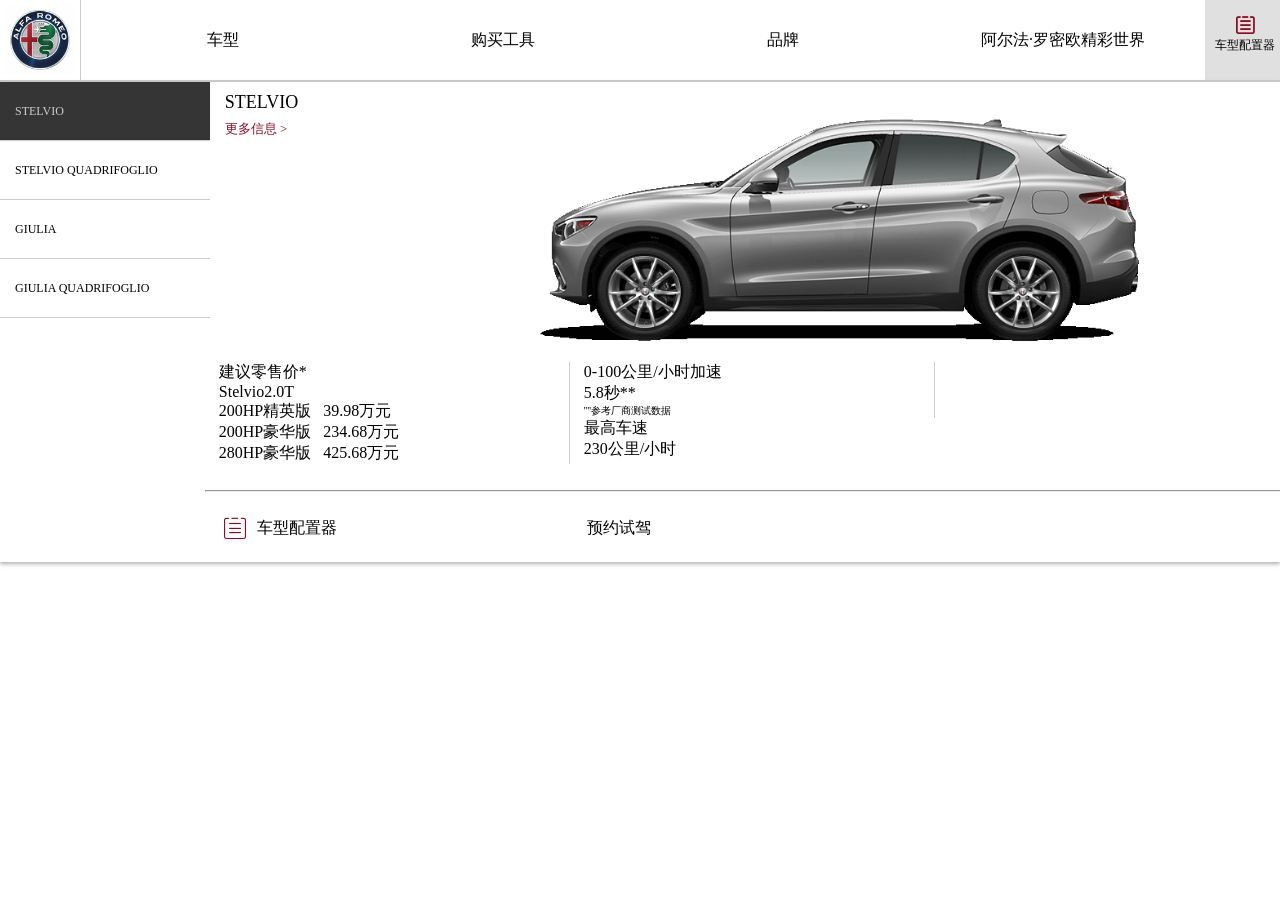
<file: 阿尔法页面/Aleanav.html>
<!DOCTYPE html>
<html lang="en">

<head>
    <meta charset="UTF-8">
    <meta name="viewport" content="width=device-width, initial-scale=1.0">
    <meta http-equiv="X-UA-Compatible" content="ie=edge">
    <link rel="stylesheet" href="./icon-font/iconfont.css">
    <link rel="stylesheet" href="./css/public.css">
    <link rel="stylesheet" href="./css/Aleanav.css">
    <title>Document</title>
</head>

<body>
    <div id="nav">
        <div class="m clearfix">
            <div class="logo nav_a">
                <a href="">
                    <img src="./imgs/logo.png" alt="" width="70">
                </a>
            </div>
            <div class="menu">
                <div class="rowlist">
                    <ul class="clearfix">
                        <li class="row">
                            <a href="">车型</a>
                        </li>
                        <li class="row">
                            <a href="">购买工具</a>
                        </li>
                        <li class="row">
                            <a href="">品牌</a>
                        </li>
                        <li class="row">
                            <a href="">阿尔法·罗密欧精彩世界</a>
                        </li>
                    </ul>
                </div>
            </div>
            <div class="serve nav_a">
                <a href="">
                    <i class="iconfont icon-wodedingdan"></i>
                    <span>车型配置器</span>
                </a>
                <a href="">
                    <i class="iconfont icon-shouhuodizhi"></i>
                    <span>经销商查询与招募</span>
                </a>
            </div>
        </div>
        <div class="row_content" style="display: block;">
            <div class="row_box clearfix" style="display: block;">
                <div class="collist">
                    <ul>
                        <li class="col">
                            <a href="" class="active">STELVIO</a>
                        </li>
                        <li class="col">
                            <a href="">STELVIO QUADRIFOGLIO</a>
                        </li>
                        <li class="col">
                            <a href="">GIULIA</a>
                        </li>
                        <li class="col">
                            <a href="">GIULIA QUADRIFOGLIO</a>
                        </li>
                    </ul>
                </div>
                <div class="col_content">
                    <div class="nav_content" style="display: block;">
                        <div class="car_img">
                            <h3>STELVIO</h3>
                            <p>更多信息&nbsp;></p>
                            <img src="./imgs/1.png" alt="" height="280">
                        </div>
                        <div class="inform">
                            <ul class="clearfix">
                                <li>
                                    <p>建议零售价*</p>
                                    <p>Stelvio2.0T</p>
                                    <p>200HP精英版&nbsp;&nbsp;&nbsp;39.98万元</p>
                                    <p>200HP豪华版&nbsp;&nbsp;&nbsp;234.68万元</p>
                                    <p>280HP豪华版&nbsp;&nbsp;&nbsp;425.68万元</p>
                                </li>
                                <li>
                                    <p>0-100公里/小时加速</p>
                                    <p>5.8秒**</p>
                                    <p class="little">''''参考厂商测试数据</p>
                                </li>
                                <li class="no_boder">
                                    <p>最高车速</p>
                                    <p>230公里/小时</p>
                                </li>
                            </ul>
                        </div>
                        <hr>
                        <div class="nav_botm">
                            <span><i class="iconfont icon-wodedingdan"></i><a href="">车型配置器</a></span>
                            <span><i></i><a href="">预约试驾</a></span>
                        </div>
                    </div>
                    <div class="nav_content">
                        <div class="car_img">
                            <h3>STELVIO</h3>
                            <p>更多信息&nbsp;></p>
                            <img src="./imgs/2.png" alt="" height="280">
                        </div>
                        <div class="inform">
                            <ul class="clearfix">
                                <li>
                                    <p>建议零售价*</p>
                                    <p>Stelvio2.0T</p>
                                    <p>200HP精英版&nbsp;&nbsp;&nbsp;39.98万元</p>
                                    <p>200HP豪华版&nbsp;&nbsp;&nbsp;42.68万元</p>
                                    <p>280HP豪华版&nbsp;&nbsp;&nbsp;45.68万元</p>
                                </li>
                                <li>
                                    <p>0-100公里/小时加速</p>
                                    <p>5.8秒**</p>
                                    <p class="little">''''参考厂商测试数据</p>
                                </li>
                                <li class="no_boder">
                                    <p>最高车速</p>
                                    <p>230公里/小时</p>
                                </li>
                            </ul>
                        </div>
                        <hr>
                        <div class="nav_botm">
                            <span><i class="iconfont icon-wodedingdan"></i><a href="">车型配置器</a></span>
                            <span><i></i><a href="">预约试驾</a></span>
                        </div>
                    </div>
                    <div class="nav_content">
                        <div class="car_img">
                            <h3>STELVIO</h3>
                            <p>更多信息&nbsp;></p>
                            <img src="./imgs/3.jpg" alt="" height="280">
                        </div>
                        <div class="inform">
                            <ul class="clearfix">
                                <li>
                                    <p>建议零售价*</p>
                                    <p>Stelvio2.0T</p>
                                    <p>200HP精英版&nbsp;&nbsp;&nbsp;24.98万元</p>
                                    <p>200HP豪华版&nbsp;&nbsp;&nbsp;42.68万元</p>
                                    <p>280HP豪华版&nbsp;&nbsp;&nbsp;44.68万元</p>
                                </li>
                                <li>
                                    <p>0-100公里/小时加速</p>
                                    <p>5.8秒**</p>
                                    <p class="little">''''参考厂商测试数据</p>
                                </li>
                                <li class="no_boder">
                                    <p>最高车速</p>
                                    <p>230公里/小时</p>
                                </li>
                            </ul>
                        </div>
                        <hr>
                        <div class="nav_botm">
                            <span><i class="iconfont icon-wodedingdan"></i><a href="">车型配置器</a></span>
                            <span><i></i><a href="">预约试驾</a></span>
                        </div>
                    </div>
                    <div class="nav_content">
                        <div class="car_img">
                            <h3>STELVIO</h3>
                            <p>更多信息&nbsp;></p>
                            <img src="./imgs/4.png" alt="" height="280">
                        </div>
                        <div class="inform">
                            <ul class="clearfix">
                                <li>
                                    <p>建议零售价*</p>
                                    <p>Stelvio2.0T</p>
                                    <p>200HP精英版&nbsp;&nbsp;&nbsp;39.98万元</p>
                                    <p>200HP豪华版&nbsp;&nbsp;&nbsp;42.68万元</p>
                                    <p>280HP豪华版&nbsp;&nbsp;&nbsp;45.68万元</p>
                                </li>
                                <li>
                                    <p>0-100公里/小时加速</p>
                                    <p>5.8秒**</p>
                                    <p class="little">''''参考厂商测试数据</p>
                                </li>
                                <li class="no_boder">
                                    <p>最高车速</p>
                                    <p>230公里/小时</p>
                                </li>
                            </ul>
                        </div>
                        <hr>
                        <div class="nav_botm">
                            <span><i class="iconfont icon-wodedingdan"></i><a href="">车型配置器</a></span>
                            <span><i></i><a href="">预约试驾</a></span>
                        </div>
                    </div>
                </div>
            </div>
            <div class="row_box clearfix shop">
                <ul>
                    <li class="col">                       
                        <a href=""><i class="iconfont icon-wodedingdan"></i>&nbsp;&nbsp;&nbsp;车型配置器</a>
                    </li>
                    <li class="col">
                        <a href=""><i class="iconfont icon-wodedingdan"></i>&nbsp;&nbsp;&nbsp;预约试驾</a>
                    </li>
                    <li class="col">
                        <a href=""><i class="iconfont icon-wodedingdan"></i>&nbsp;&nbsp;&nbsp;经销商查询与招募</a>
                    </li>
                    <li class="col no_boder">
                        <a href=""><i class="iconfont icon-wodedingdan"></i>&nbsp;&nbsp;&nbsp;售后保修</a>
                    </li>
                    <li class="col no_boder">
                        <a href=""><i class="iconfont icon-wodedingdan"></i>&nbsp;&nbsp;&nbsp;网上商城</a>
                    </li>
                    <li class="col no_boder">
                        <a href=""><i class="iconfont icon-wodedingdan"></i>&nbsp;&nbsp;&nbsp;金融方案</a>
                    </li>
                </ul>
            </div>
            <div class="row_box clearfix">
                <div class="collist">
                    <ul>
                        <li class="col">
                            <a href="">4565</a>
                        </li>
                        <li class="col">
                            <a href="">6757</a>
                        </li>
                    </ul>
                </div>
                <div class="col_content">
                    <div class="nav_content">大幅度</div>
                    <div class="nav_content">额我若翁</div>
                </div>
            </div>
            <div class="row_box clearfix">
                <div class="collist">
                    <ul>
                        <li class="col">
                            <a href="">89789</a>
                        </li>
                        <li class="col">
                            <a href="">278978</a>
                        </li>
                    </ul>
                </div>
                <div class="col_content">
                    <div class="nav_content">接口</div>
                    <div class="nav_content">w 还让他r</div>
                </div>
            </div>
        </div>
    </div>
</body>
<script src="./js/jquery-1.12.4.js"></script>
<script src="./js/Aleanav.js"></script>

</html>
</file>
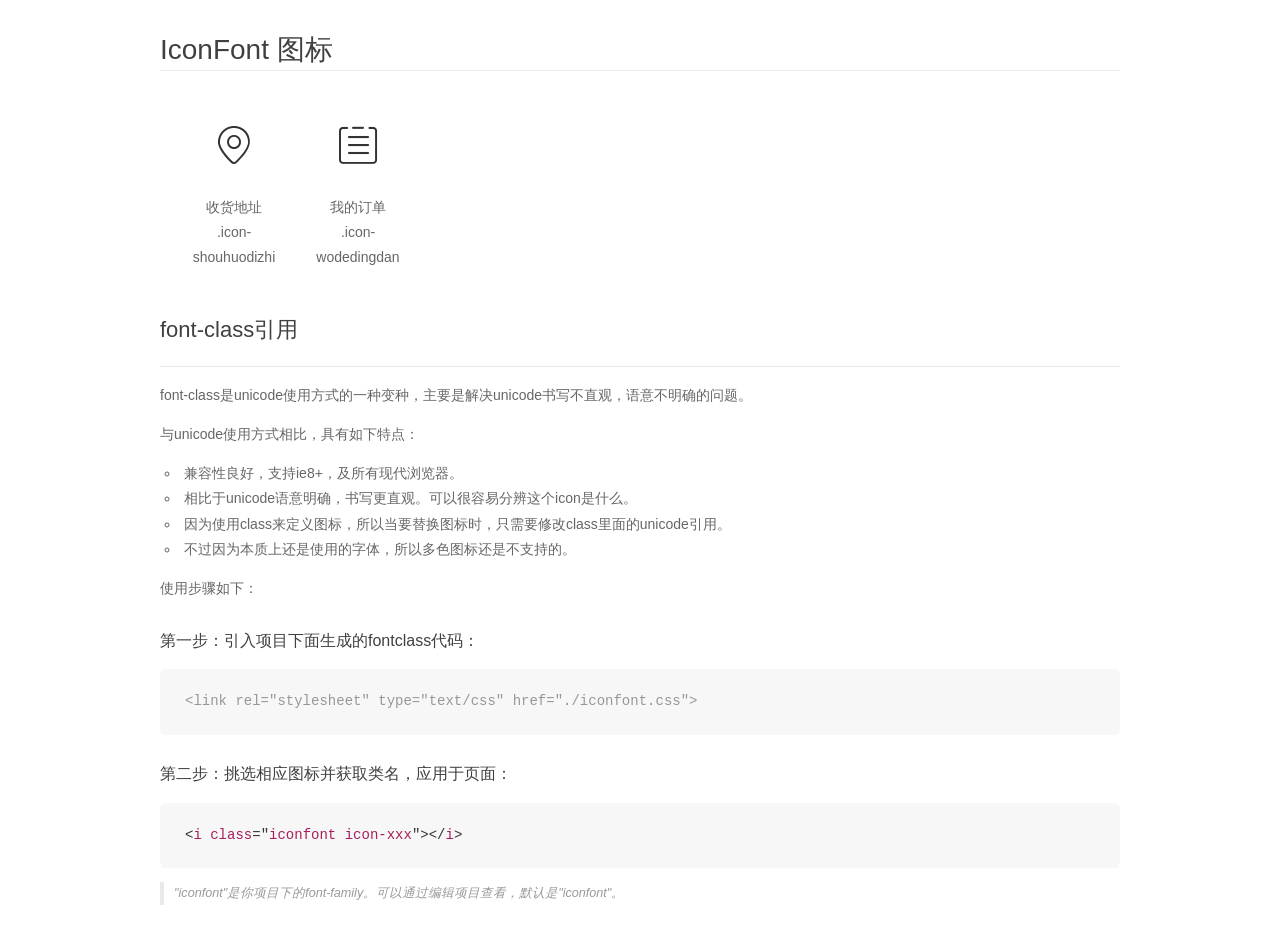
<file: 阿尔法页面/icon-font/demo_fontclass.html>
<!DOCTYPE html>
<html>
<head>
    <meta charset="utf-8"/>
    <title>IconFont</title>
    <link rel="stylesheet" href="demo.css">
    <link rel="stylesheet" href="iconfont.css">
</head>
<body>
    <div class="main markdown">
        <h1>IconFont 图标</h1>
        <ul class="icon_lists clear">
            
                <li>
                <i class="icon iconfont icon-shouhuodizhi"></i>
                    <div class="name">收货地址</div>
                    <div class="fontclass">.icon-shouhuodizhi</div>
                </li>
            
                <li>
                <i class="icon iconfont icon-wodedingdan"></i>
                    <div class="name">我的订单</div>
                    <div class="fontclass">.icon-wodedingdan</div>
                </li>
            
        </ul>

        <h2 id="font-class-">font-class引用</h2>
        <hr>

        <p>font-class是unicode使用方式的一种变种，主要是解决unicode书写不直观，语意不明确的问题。</p>
        <p>与unicode使用方式相比，具有如下特点：</p>
        <ul>
        <li>兼容性良好，支持ie8+，及所有现代浏览器。</li>
        <li>相比于unicode语意明确，书写更直观。可以很容易分辨这个icon是什么。</li>
        <li>因为使用class来定义图标，所以当要替换图标时，只需要修改class里面的unicode引用。</li>
        <li>不过因为本质上还是使用的字体，所以多色图标还是不支持的。</li>
        </ul>
        <p>使用步骤如下：</p>
        <h3 id="-fontclass-">第一步：引入项目下面生成的fontclass代码：</h3>


        <pre><code class="lang-js hljs javascript"><span class="hljs-comment">&lt;link rel="stylesheet" type="text/css" href="./iconfont.css"&gt;</span></code></pre>
        <h3 id="-">第二步：挑选相应图标并获取类名，应用于页面：</h3>
        <pre><code class="lang-css hljs">&lt;<span class="hljs-selector-tag">i</span> <span class="hljs-selector-tag">class</span>="<span class="hljs-selector-tag">iconfont</span> <span class="hljs-selector-tag">icon-xxx</span>"&gt;&lt;/<span class="hljs-selector-tag">i</span>&gt;</code></pre>
        <blockquote>
        <p>"iconfont"是你项目下的font-family。可以通过编辑项目查看，默认是"iconfont"。</p>
        </blockquote>
    </div>
</body>
</html>
</file>
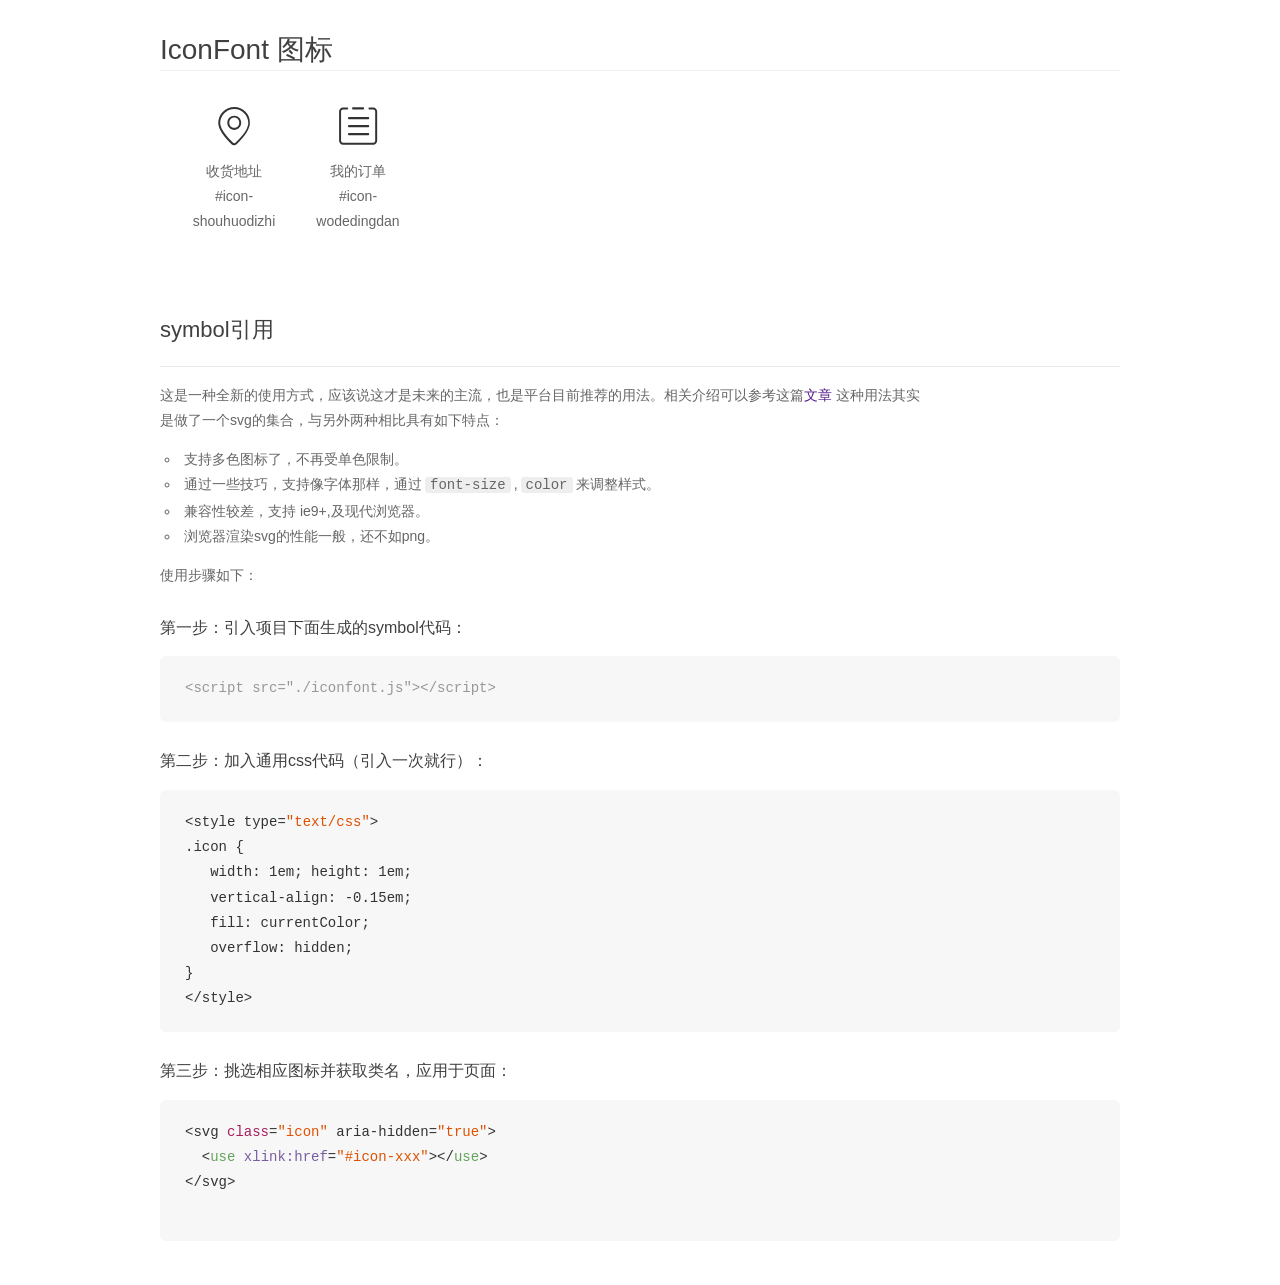
<file: 阿尔法页面/icon-font/demo_symbol.html>
<!DOCTYPE html>
<html>
<head>
    <meta charset="utf-8"/>
    <title>IconFont</title>
    <link rel="stylesheet" href="demo.css">
    <script src="iconfont.js"></script>

    <style type="text/css">
        .icon {
          /* 通过设置 font-size 来改变图标大小 */
          width: 1em; height: 1em;
          /* 图标和文字相邻时，垂直对齐 */
          vertical-align: -0.15em;
          /* 通过设置 color 来改变 SVG 的颜色/fill */
          fill: currentColor;
          /* path 和 stroke 溢出 viewBox 部分在 IE 下会显示
             normalize.css 中也包含这行 */
          overflow: hidden;
        }

    </style>
</head>
<body>
    <div class="main markdown">
        <h1>IconFont 图标</h1>
        <ul class="icon_lists clear">
            
                <li>
                    <svg class="icon" aria-hidden="true">
                        <use xlink:href="#icon-shouhuodizhi"></use>
                    </svg>
                    <div class="name">收货地址</div>
                    <div class="fontclass">#icon-shouhuodizhi</div>
                </li>
            
                <li>
                    <svg class="icon" aria-hidden="true">
                        <use xlink:href="#icon-wodedingdan"></use>
                    </svg>
                    <div class="name">我的订单</div>
                    <div class="fontclass">#icon-wodedingdan</div>
                </li>
            
        </ul>


        <h2 id="symbol-">symbol引用</h2>
        <hr>

        <p>这是一种全新的使用方式，应该说这才是未来的主流，也是平台目前推荐的用法。相关介绍可以参考这篇<a href="">文章</a>
        这种用法其实是做了一个svg的集合，与另外两种相比具有如下特点：</p>
        <ul>
          <li>支持多色图标了，不再受单色限制。</li>
          <li>通过一些技巧，支持像字体那样，通过<code>font-size</code>,<code>color</code>来调整样式。</li>
          <li>兼容性较差，支持 ie9+,及现代浏览器。</li>
          <li>浏览器渲染svg的性能一般，还不如png。</li>
        </ul>
        <p>使用步骤如下：</p>
        <h3 id="-symbol-">第一步：引入项目下面生成的symbol代码：</h3>
        <pre><code class="lang-js hljs javascript"><span class="hljs-comment">&lt;script src="./iconfont.js"&gt;&lt;/script&gt;</span></code></pre>
        <h3 id="-css-">第二步：加入通用css代码（引入一次就行）：</h3>
        <pre><code class="lang-js hljs javascript">&lt;style type=<span class="hljs-string">"text/css"</span>&gt;
.icon {
   width: <span class="hljs-number">1</span>em; height: <span class="hljs-number">1</span>em;
   vertical-align: <span class="hljs-number">-0.15</span>em;
   fill: currentColor;
   overflow: hidden;
}
&lt;<span class="hljs-regexp">/style&gt;</span></code></pre>
        <h3 id="-">第三步：挑选相应图标并获取类名，应用于页面：</h3>
        <pre><code class="lang-js hljs javascript">&lt;svg <span class="hljs-class"><span class="hljs-keyword">class</span></span>=<span class="hljs-string">"icon"</span> aria-hidden=<span class="hljs-string">"true"</span>&gt;<span class="xml"><span class="hljs-tag">
  &lt;<span class="hljs-name">use</span> <span class="hljs-attr">xlink:href</span>=<span class="hljs-string">"#icon-xxx"</span>&gt;</span><span class="hljs-tag">&lt;/<span class="hljs-name">use</span>&gt;</span>
</span>&lt;<span class="hljs-regexp">/svg&gt;
        </span></code></pre>
    </div>
</body>
</html>
</file>
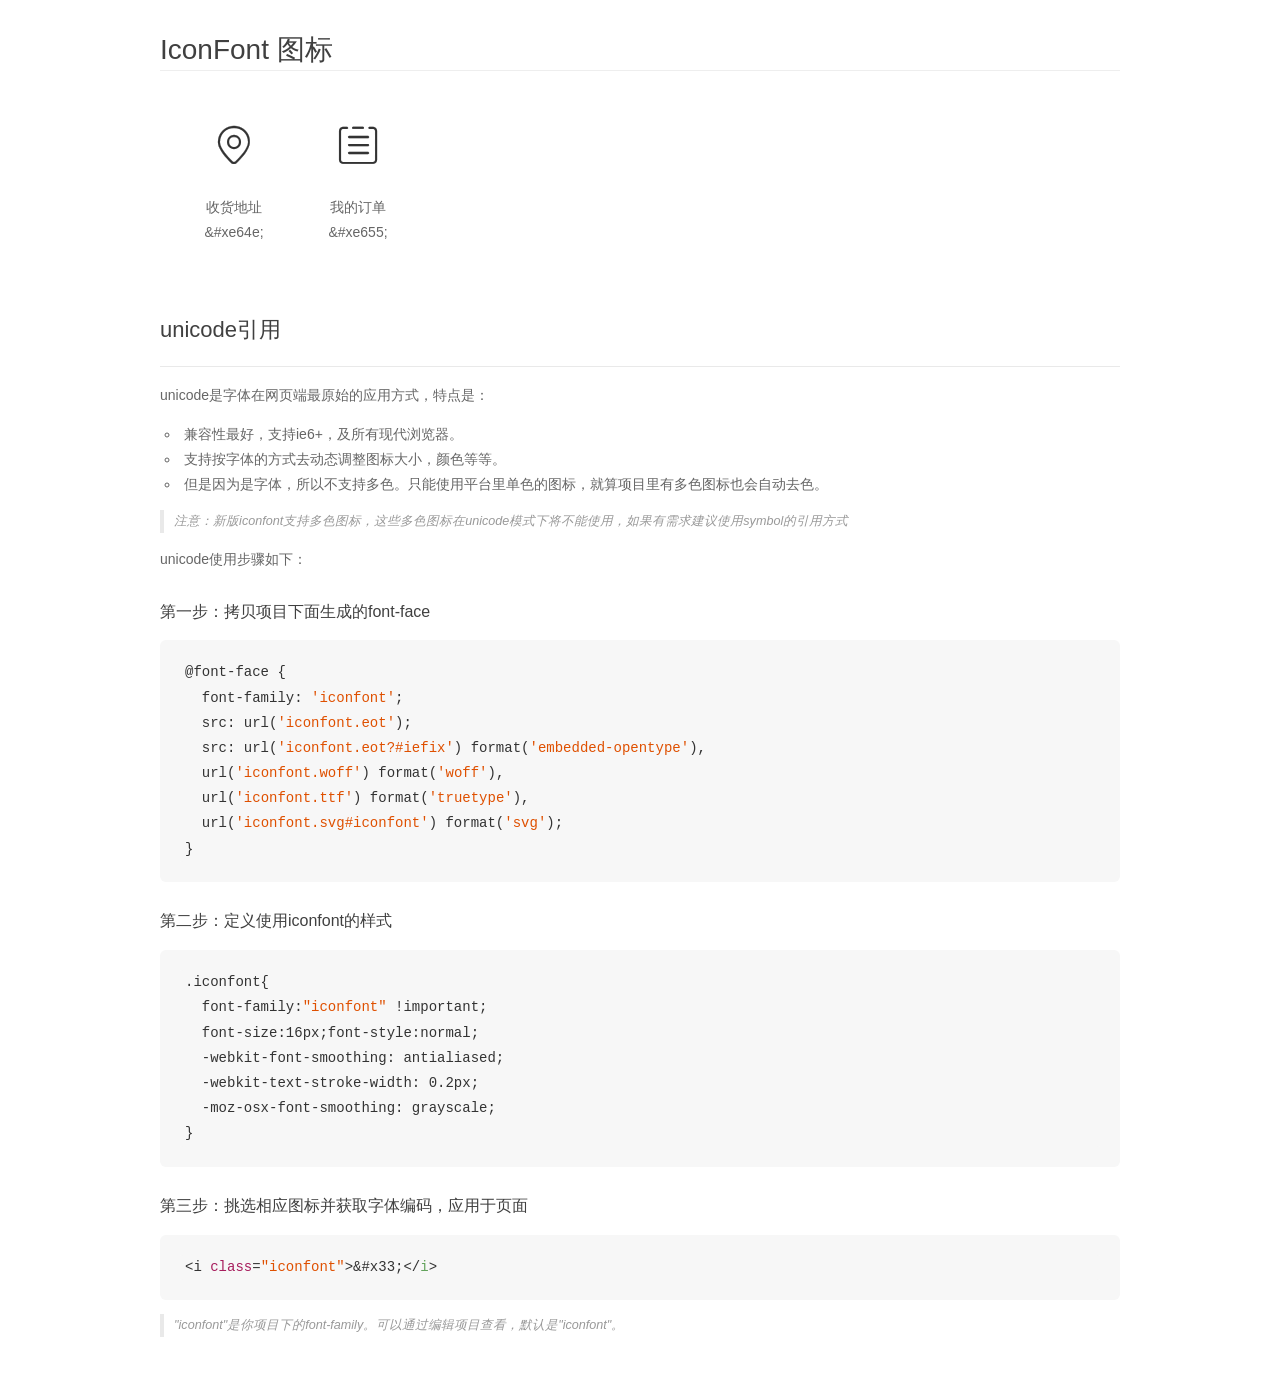
<file: 阿尔法页面/icon-font/demo_unicode.html>
<!DOCTYPE html>
<html>
<head>
    <meta charset="utf-8"/>
    <title>IconFont</title>
    <link rel="stylesheet" href="demo.css">

    <style type="text/css">

        @font-face {font-family: "iconfont";
          src: url('iconfont.eot'); /* IE9*/
          src: url('iconfont.eot#iefix') format('embedded-opentype'), /* IE6-IE8 */
          url('iconfont.woff') format('woff'), /* chrome, firefox */
          url('iconfont.ttf') format('truetype'), /* chrome, firefox, opera, Safari, Android, iOS 4.2+*/
          url('iconfont.svg#iconfont') format('svg'); /* iOS 4.1- */
        }

        .iconfont {
          font-family:"iconfont" !important;
          font-size:16px;
          font-style:normal;
          -webkit-font-smoothing: antialiased;
          -webkit-text-stroke-width: 0.2px;
          -moz-osx-font-smoothing: grayscale;
        }

    </style>
</head>
<body>
    <div class="main markdown">
        <h1>IconFont 图标</h1>
        <ul class="icon_lists clear">
            
                <li>
                <i class="icon iconfont">&#xe64e;</i>
                    <div class="name">收货地址</div>
                    <div class="code">&amp;#xe64e;</div>
                </li>
            
                <li>
                <i class="icon iconfont">&#xe655;</i>
                    <div class="name">我的订单</div>
                    <div class="code">&amp;#xe655;</div>
                </li>
            
        </ul>
        <h2 id="unicode-">unicode引用</h2>
        <hr>

        <p>unicode是字体在网页端最原始的应用方式，特点是：</p>
        <ul>
        <li>兼容性最好，支持ie6+，及所有现代浏览器。</li>
        <li>支持按字体的方式去动态调整图标大小，颜色等等。</li>
        <li>但是因为是字体，所以不支持多色。只能使用平台里单色的图标，就算项目里有多色图标也会自动去色。</li>
        </ul>
        <blockquote>
        <p>注意：新版iconfont支持多色图标，这些多色图标在unicode模式下将不能使用，如果有需求建议使用symbol的引用方式</p>
        </blockquote>
        <p>unicode使用步骤如下：</p>
        <h3 id="-font-face">第一步：拷贝项目下面生成的font-face</h3>
        <pre><code class="lang-js hljs javascript">@font-face {
  font-family: <span class="hljs-string">'iconfont'</span>;
  src: url(<span class="hljs-string">'iconfont.eot'</span>);
  src: url(<span class="hljs-string">'iconfont.eot?#iefix'</span>) format(<span class="hljs-string">'embedded-opentype'</span>),
  url(<span class="hljs-string">'iconfont.woff'</span>) format(<span class="hljs-string">'woff'</span>),
  url(<span class="hljs-string">'iconfont.ttf'</span>) format(<span class="hljs-string">'truetype'</span>),
  url(<span class="hljs-string">'iconfont.svg#iconfont'</span>) format(<span class="hljs-string">'svg'</span>);
}
</code></pre>
        <h3 id="-iconfont-">第二步：定义使用iconfont的样式</h3>
        <pre><code class="lang-js hljs javascript">.iconfont{
  font-family:<span class="hljs-string">"iconfont"</span> !important;
  font-size:<span class="hljs-number">16</span>px;font-style:normal;
  -webkit-font-smoothing: antialiased;
  -webkit-text-stroke-width: <span class="hljs-number">0.2</span>px;
  -moz-osx-font-smoothing: grayscale;
}
</code></pre>
        <h3 id="-">第三步：挑选相应图标并获取字体编码，应用于页面</h3>
        <pre><code class="lang-js hljs javascript">&lt;i <span class="hljs-class"><span class="hljs-keyword">class</span></span>=<span class="hljs-string">"iconfont"</span>&gt;&amp;#x33;<span class="xml"><span class="hljs-tag">&lt;/<span class="hljs-name">i</span>&gt;</span></span></code></pre>

        <blockquote>
        <p>"iconfont"是你项目下的font-family。可以通过编辑项目查看，默认是"iconfont"。</p>
        </blockquote>
    </div>


</body>
</html>
</file>
<file: 阿尔法页面/icon-font/iconfont.css>
@font-face {font-family: "iconfont";
  src: url('iconfont.eot?t=1539311151110'); /* IE9*/
  src: url('iconfont.eot?t=1539311151110#iefix') format('embedded-opentype'), /* IE6-IE8 */
  url('[data-uri]') format('woff'),
  url('iconfont.ttf?t=1539311151110') format('truetype'), /* chrome, firefox, opera, Safari, Android, iOS 4.2+*/
  url('iconfont.svg?t=1539311151110#iconfont') format('svg'); /* iOS 4.1- */
}

.iconfont {
  font-family:"iconfont" !important;
  font-size:16px;
  font-style:normal;
  -webkit-font-smoothing: antialiased;
  -moz-osx-font-smoothing: grayscale;
}

.icon-shouhuodizhi:before { content: "\e64e"; }

.icon-wodedingdan:before { content: "\e655"; }
</file>
<file: 阿尔法页面/css/public.css>
h1,h2,h3,h4,h5,h6,a,ul,li,ol,dl,dd,dt,p,form,input,textarea,select,body,span,img {
	margin: 0;
	padding: 0;
	list-style: none;
	text-decoration: none;
	outline-style: none;
	border: none;
}

.clearfix::after {
	content: "";
	display: block;
	clear: both;
	height: 0px;
	line-height: 0px;
	visibility: hidden;
}

.clearfix {
	zoom: 1;
}

.m {
	width: 1366px;
	margin: 0 auto;
}

a {
	color: black;
}
</file>
<file: 阿尔法页面/css/Aleanav.css>
/* 导航整体样式 */
#nav {
    width: 100%;
    height: 564px;
}

#nav .m {
    border-bottom: 2px solid #ccc;
}

.nav_a>a{
    width: 80px;
    height: 80px;
    display: block;
}

#nav .logo{
    text-align: center;
    float: left;
    font-size: 0;
    border-right: 1px solid #ccc;
}

.logo a img {
    margin-top: 5px;
}

#nav .serve {
    float: right;
}

.serve>a {
    float: left;    
    text-align: center;
    margin-left: 1px;
    background-color: #e0e0e0;
}

.serve .iconfont {
    display: block;
    font-size: 20px;
    margin-top: 14px;
    color: #8e0d24;
    font-weight: bold;
}

.serve span {
    width: 100%;
    font-size: 12px;
    display: block;
}
/* 中间导航样式 */
#nav .menu {
    width: 1120px;
    height: 78px;
    float: left;
    margin-left: 2px;
    position: relative;
}
.rowlist {
    position: absolute;
}
.rowlist .row {
    width: 280px;   
    height: 100%;
    text-align: center;
    position: relative;
    float: left;
}

.rowlist .row>a {
    width: 100%;
    display: block;
    line-height: 80px;
    float: left;
    transition: all 0.3s;
}

.rowlist .row>a.active {
    color: #fff;
    background-color: black;
}

.row_content {
    width: 100%;
    height: auto;
    position: relative; 
    box-shadow: 0 2px 4px #6b6b6b88;
    display: none;
}

.row_content .row_box {
    display: none;
    width: 100%;
}

.row_box .collist {
    width: 16%;
    height: auto;
    float: left;
}
.row_box .col_content {
    width: 84%;
    height: auto;
    float: right;
}

.collist .col {
    width: 210px;
    height: 58px;
    border-bottom: 1px solid #ccc;
    position: relative;
}
.collist .col>a {
    width: 195px;
    height: 58px;
    font-size: 12px;
    display: block;
    padding-left: 15px;
    line-height: 58px;
    transition: all 0.3s;
}

.collist .col>a.active {
    color: #ccc;
    background-color: #353535;
}

.col_content .nav_content {
    width: 100%;
    height: 480px;
    top: 0;
    left: 0;
    display: none;
}

.nav_content .car_img {
    width: 100%;
    height: 100%;
    position: absolute;
    text-align: center;
}

.car_img h3 {
    font: 18px "微软雅黑";  
    font-weight: normal;
    position: absolute;
    top: 10px;
    left: 20px;
}

.car_img p {
    font: 13px "宋体";
    color: #8e0d24;
    position: absolute;
    top: 38px;
    left: 20px;
}

.nav_content .inform {
    position: absolute;
    top: 280px;
}

.inform li {
    width: 364px;
    border-right: 1px solid #ccc;
    float: left;
}

.inform .no_boder {
    border: 0;
}

.inform .little {
    font: 10px "宋体";
}

.inform li p {
    margin-left: 14px;
}

.nav_content hr {
    width: 100%;
    position: absolute;
    top: 400px;
    background-color: #ccc;
}

.nav_content .nav_botm {
    position: absolute;
    bottom: 10px;
}

.nav_botm span {
    width: 150px;
    height: 50px;
    line-height: 50px;
    text-align: center;
    display: inline-block;
}

.nav_botm span i ,
.nav_botm span a {
    vertical-align: middle;
}

.nav_botm span a {
    margin-left: 10px; 
}

.nav_botm span:nth-child(2) {
    margin-left: 180px;
}

.nav_botm .icon-wodedingdan {
    font-size: 24px;
    color: #8e0d24;
}

/* 购买工具部分css样式 */
.row_content .row_box.shop {
    width: 100%;
    height: auto;
    /* margin: 20px 0; */
    padding: 20px 0;
}

.shop .col {
    width: 31%;
    height: 60px;
    line-height: 60px;
    float: left;
    margin-right: 26px;
    border-bottom: 1px solid #ccc;
}

.shop .no_boder {
    border-bottom: none;
}

.shop .col i {
    display: inline-block;
    font-size: 20px;
    font-weight: 700;
    margin-left: 20px;
    color: #8e0d24;
    vertical-align: middle;
}
.shop .col a {
    width: 100%;
    height: 100%;
    font-size: 14px;
    display: block;
} 

.shop .col a:hover {
    background-color: #e0e0e0;
}
</file>
<file: 阿尔法页面/icon-font/demo.css>
*{margin: 0;padding: 0;list-style: none;}
/*
KISSY CSS Reset
理念：1. reset 的目的不是清除浏览器的默认样式，这仅是部分工作。清除和重置是紧密不可分的。
2. reset 的目的不是让默认样式在所有浏览器下一致，而是减少默认样式有可能带来的问题。
3. reset 期望提供一套普适通用的基础样式。但没有银弹，推荐根据具体需求，裁剪和修改后再使用。
特色：1. 适应中文；2. 基于最新主流浏览器。
维护：玉伯<lifesinger@gmail.com>, 正淳<ragecarrier@gmail.com>
 */

/** 清除内外边距 **/
body, h1, h2, h3, h4, h5, h6, hr, p, blockquote, /* structural elements 结构元素 */
dl, dt, dd, ul, ol, li, /* list elements 列表元素 */
pre, /* text formatting elements 文本格式元素 */
form, fieldset, legend, button, input, textarea, /* form elements 表单元素 */
th, td /* table elements 表格元素 */ {
  margin: 0;
  padding: 0;
}

/** 设置默认字体 **/
body,
button, input, select, textarea /* for ie */ {
  font: 12px/1.5 tahoma, arial, \5b8b\4f53, sans-serif;
}
h1, h2, h3, h4, h5, h6 { font-size: 100%; }
address, cite, dfn, em, var { font-style: normal; } /* 将斜体扶正 */
code, kbd, pre, samp { font-family: courier new, courier, monospace; } /* 统一等宽字体 */
small { font-size: 12px; } /* 小于 12px 的中文很难阅读，让 small 正常化 */

/** 重置列表元素 **/
ul, ol { list-style: none; }

/** 重置文本格式元素 **/
a { text-decoration: none; }
a:hover { text-decoration: underline; }


/** 重置表单元素 **/
legend { color: #000; } /* for ie6 */
fieldset, img { border: 0; } /* img 搭车：让链接里的 img 无边框 */
button, input, select, textarea { font-size: 100%; } /* 使得表单元素在 ie 下能继承字体大小 */
/* 注：optgroup 无法扶正 */

/** 重置表格元素 **/
table { border-collapse: collapse; border-spacing: 0; }

/* 清除浮动 */
.ks-clear:after, .clear:after {
  content: '\20';
  display: block;
  height: 0;
  clear: both;
}
.ks-clear, .clear {
  *zoom: 1;
}

.main {
  padding: 30px 100px;
width: 960px;
margin: 0 auto;
}
.main h1{font-size:36px; color:#333; text-align:left;margin-bottom:30px; border-bottom: 1px solid #eee;}

.helps{margin-top:40px;}
.helps pre{
  padding:20px;
  margin:10px 0;
  border:solid 1px #e7e1cd;
  background-color: #fffdef;
  overflow: auto;
}

.icon_lists{
  width: 100% !important;

}

.icon_lists li{
  float:left;
  width: 100px;
  height:180px;
  text-align: center;
  list-style: none !important;
}
.icon_lists .icon{
  font-size: 42px;
  line-height: 100px;
  margin: 10px 0;
  color:#333;
  -webkit-transition: font-size 0.25s ease-out 0s;
  -moz-transition: font-size 0.25s ease-out 0s;
  transition: font-size 0.25s ease-out 0s;

}
.icon_lists .icon:hover{
  font-size: 100px;
}



.markdown {
  color: #666;
  font-size: 14px;
  line-height: 1.8;
}

.highlight {
  line-height: 1.5;
}

.markdown img {
  vertical-align: middle;
  max-width: 100%;
}

.markdown h1 {
  color: #404040;
  font-weight: 500;
  line-height: 40px;
  margin-bottom: 24px;
}

.markdown h2,
.markdown h3,
.markdown h4,
.markdown h5,
.markdown h6 {
  color: #404040;
  margin: 1.6em 0 0.6em 0;
  font-weight: 500;
  clear: both;
}

.markdown h1 {
  font-size: 28px;
}

.markdown h2 {
  font-size: 22px;
}

.markdown h3 {
  font-size: 16px;
}

.markdown h4 {
  font-size: 14px;
}

.markdown h5 {
  font-size: 12px;
}

.markdown h6 {
  font-size: 12px;
}

.markdown hr {
  height: 1px;
  border: 0;
  background: #e9e9e9;
  margin: 16px 0;
  clear: both;
}

.markdown p,
.markdown pre {
  margin: 1em 0;
}

.markdown > p,
.markdown > blockquote,
.markdown > .highlight,
.markdown > ol,
.markdown > ul {
  width: 80%;
}

.markdown ul > li {
  list-style: circle;
}

.markdown > ul li,
.markdown blockquote ul > li {
  margin-left: 20px;
  padding-left: 4px;
}

.markdown > ul li p,
.markdown > ol li p {
  margin: 0.6em 0;
}

.markdown ol > li {
  list-style: decimal;
}

.markdown > ol li,
.markdown blockquote ol > li {
  margin-left: 20px;
  padding-left: 4px;
}

.markdown code {
  margin: 0 3px;
  padding: 0 5px;
  background: #eee;
  border-radius: 3px;
}

.markdown pre {
  border-radius: 6px;
  background: #f7f7f7;
  padding: 20px;
}

.markdown pre code {
  border: none;
  background: #f7f7f7;
  margin: 0;
}

.markdown strong,
.markdown b {
  font-weight: 600;
}

.markdown > table {
  border-collapse: collapse;
  border-spacing: 0px;
  empty-cells: show;
  border: 1px solid #e9e9e9;
  width: 95%;
  margin-bottom: 24px;
}

.markdown > table th {
  white-space: nowrap;
  color: #333;
  font-weight: 600;

}

.markdown > table th,
.markdown > table td {
  border: 1px solid #e9e9e9;
  padding: 8px 16px;
  text-align: left;
}

.markdown > table th {
  background: #F7F7F7;
}

.markdown blockquote {
  font-size: 90%;
  color: #999;
  border-left: 4px solid #e9e9e9;
  padding-left: 0.8em;
  margin: 1em 0;
  font-style: italic;
}

.markdown blockquote p {
  margin: 0;
}

.markdown .anchor {
  opacity: 0;
  transition: opacity 0.3s ease;
  margin-left: 8px;
}

.markdown .waiting {
  color: #ccc;
}

.markdown h1:hover .anchor,
.markdown h2:hover .anchor,
.markdown h3:hover .anchor,
.markdown h4:hover .anchor,
.markdown h5:hover .anchor,
.markdown h6:hover .anchor {
  opacity: 1;
  display: inline-block;
}

.markdown > br,
.markdown > p > br {
  clear: both;
}


.hljs {
  display: block;
  background: white;
  padding: 0.5em;
  color: #333333;
  overflow-x: auto;
}

.hljs-comment,
.hljs-meta {
  color: #969896;
}

.hljs-string,
.hljs-variable,
.hljs-template-variable,
.hljs-strong,
.hljs-emphasis,
.hljs-quote {
  color: #df5000;
}

.hljs-keyword,
.hljs-selector-tag,
.hljs-type {
  color: #a71d5d;
}

.hljs-literal,
.hljs-symbol,
.hljs-bullet,
.hljs-attribute {
  color: #0086b3;
}

.hljs-section,
.hljs-name {
  color: #63a35c;
}

.hljs-tag {
  color: #333333;
}

.hljs-title,
.hljs-attr,
.hljs-selector-id,
.hljs-selector-class,
.hljs-selector-attr,
.hljs-selector-pseudo {
  color: #795da3;
}

.hljs-addition {
  color: #55a532;
  background-color: #eaffea;
}

.hljs-deletion {
  color: #bd2c00;
  background-color: #ffecec;
}

.hljs-link {
  text-decoration: underline;
}

pre{
  background: #fff;
}
</file>
